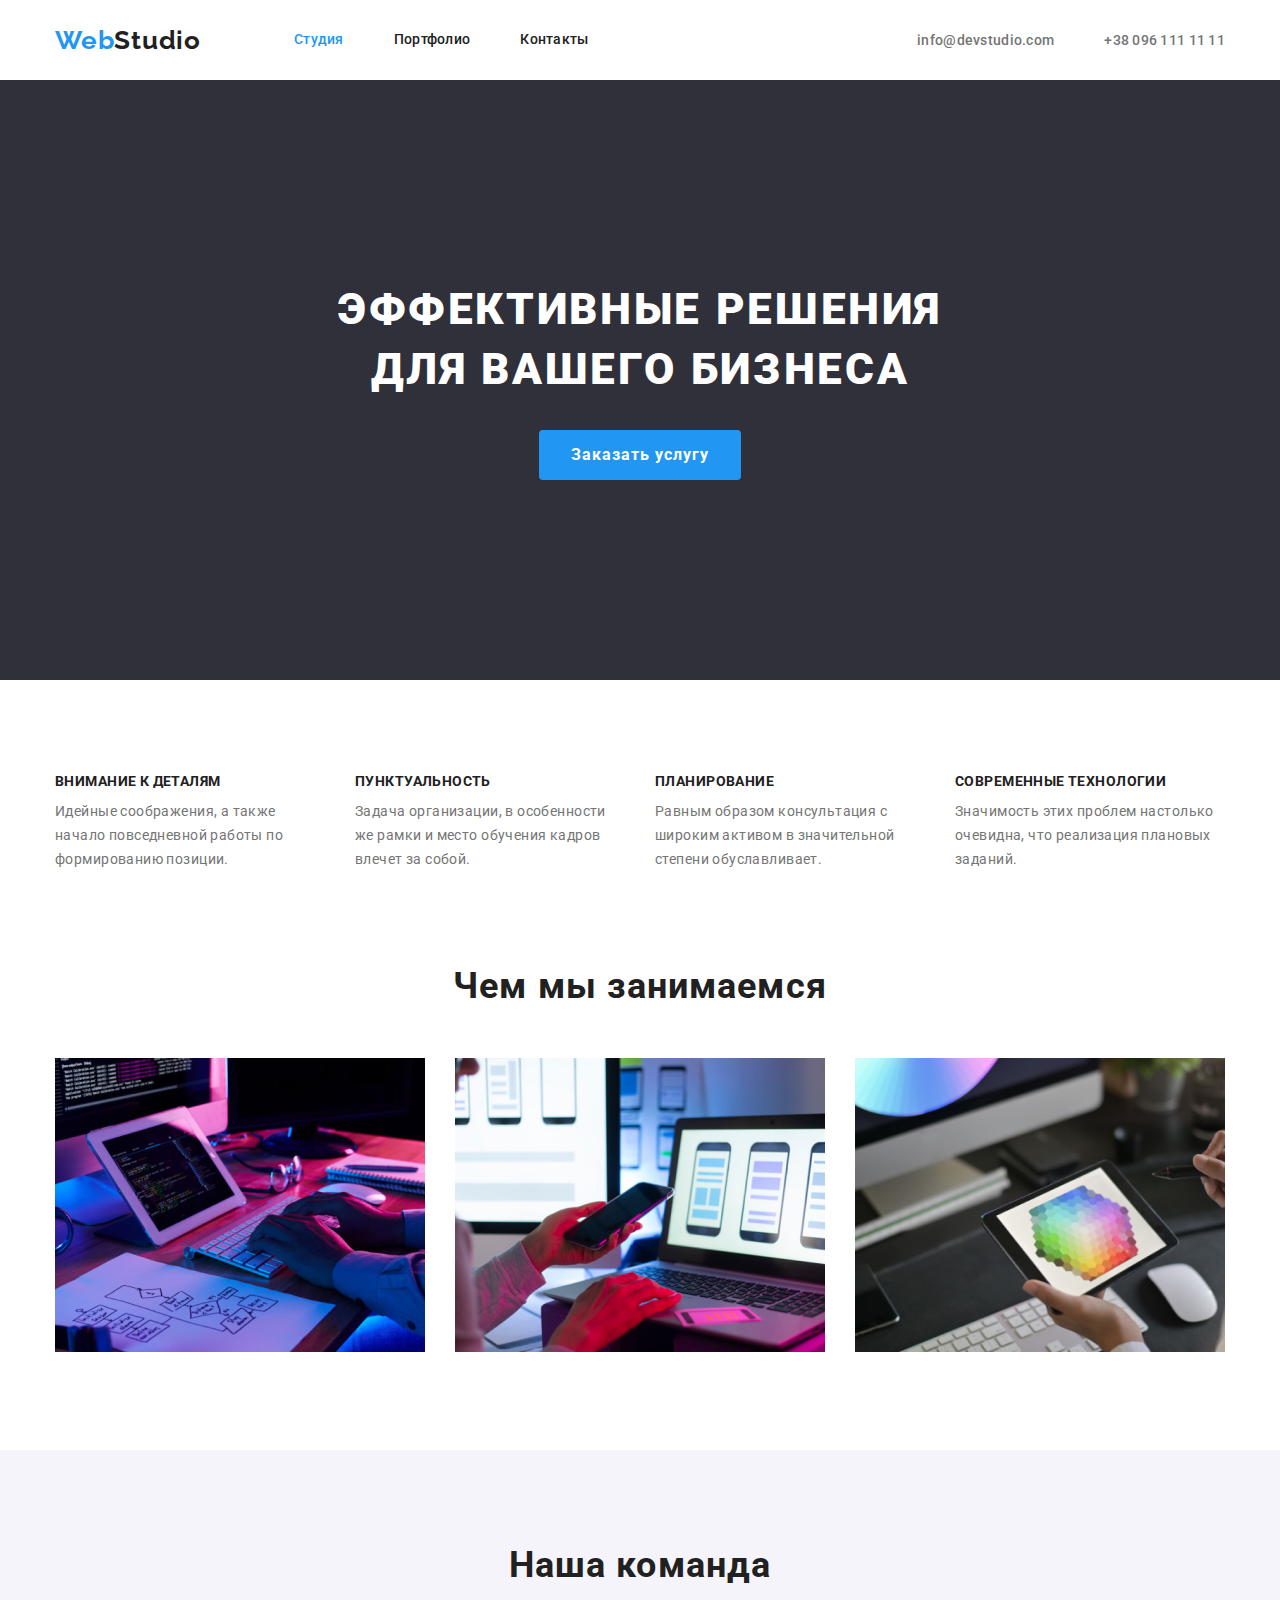
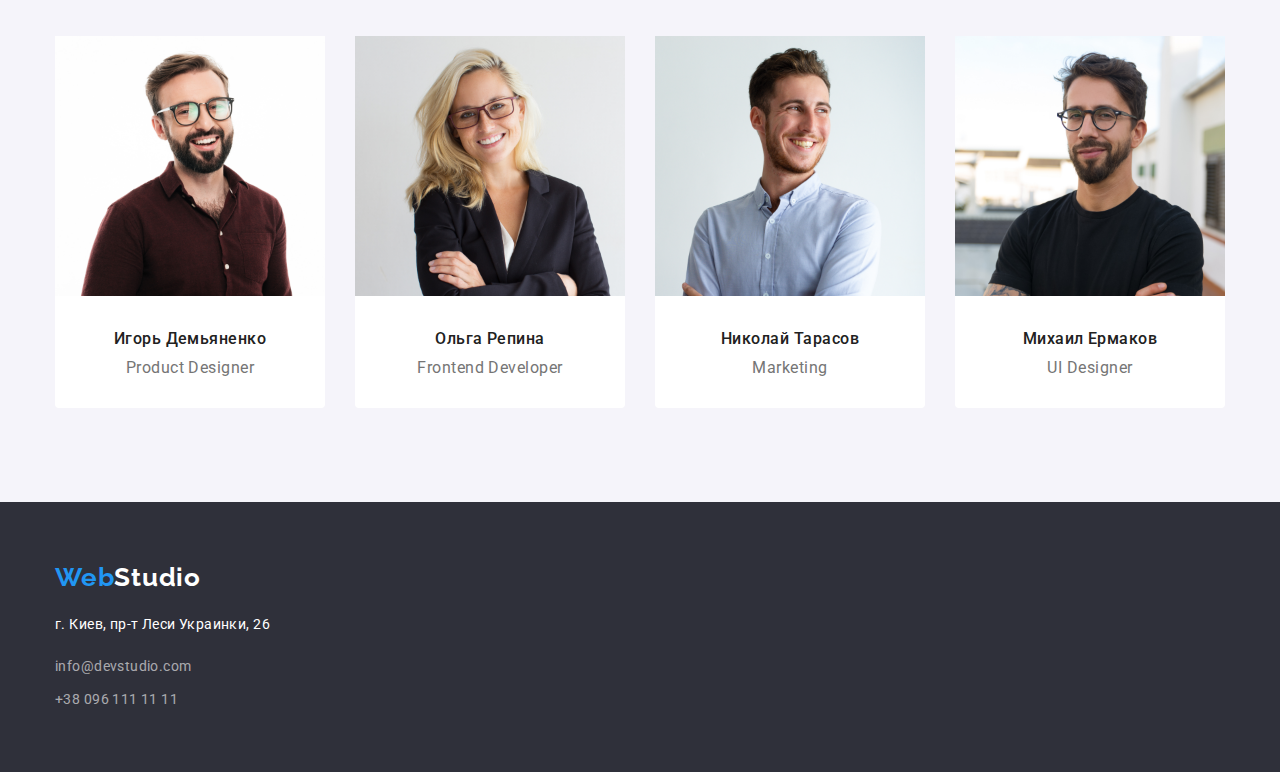
<file: index.html>
<!DOCTYPE html>
<html lang="ru">
  <head>
    <meta charset="UTF-8" />
    <meta name="viewport" content="width=device-width, initial-scale=1.0" />
    <link
      href="https://fonts.googleapis.com/css2?family=Oleo+Script&family=Raleway:wght@700&family=Roboto:wght@400;500;700;900&display=swap"
      rel="stylesheet"
    />
    <link
      rel="stylesheet"
      href="https://cdnjs.cloudflare.com/ajax/libs/modern-normalize/1.0.0/modern-normalize.min.css"
    />
    <link rel="stylesheet" href="./css/styles-index.css" />
    <title>Web Studio</title>
  </head>
  <body>
    <header class="container main-nav">
      <a class="logo-black" href="./index.html"
        ><span class="web">Web</span>Studio</a
      >
      <nav>
        <ul class="list site-nav">
          <li class="item">
            <a class="link active" href="./index.html">Студия</a>
          </li>
          <li class="item">
            <a class="link" href="./portfolio.html">Портфолио</a>
          </li>
          <li class="item"><a class="link" href="#contacts">Контакты</a></li>
        </ul>
      </nav>

      <ul class="list contacts-nav">
        <li class="item">
          <a
            class="link"
            target="_blank"
            rel="noopener noreferer"
            href="mailto:info@devstudio.com"
            >info@devstudio.com</a
          >
        </li>
        <li class="item">
          <a
            class="link"
            target="_blank"
            rel="noopener noreferer"
            href="tel:+380961111111"
            >+38 096 111 11 11</a
          >
        </li>
      </ul>
    </header>

    <main>
      <section>
        <div class="main-title">
          <h1 class="hero">
            Эффективные решения <br />
            для вашего бизнеса
          </h1>
          <button class="btn" type="button">Заказать услугу</button>
        </div>
      </section>

      <section class="section no-padding">
        <div class="container">
          <ul class="list advantages">
            <li class="item">
              <h2 class="title">внимание к деталям</h2>
              <p class="text">
                Идейные соображения, а также начало повседневной работы по
                формированию позиции.
              </p>
            </li>
            <li class="item">
              <h2 class="title">пунктуальность</h2>
              <p class="text">
                Задача организации, в особенности же рамки и место обучения
                кадров влечет за собой.
              </p>
            </li>
            <li class="item">
              <h2 class="title">планирование</h2>
              <p class="text">
                Равным образом консультация с широким активом в значительной
                степени обуславливает.
              </p>
            </li>
            <li class="item">
              <h2 class="title">современные технологии</h2>
              <p class="text">
                Значимость этих проблем настолько очевидна, что реализация
                плановых заданий.
              </p>
            </li>
          </ul>
        </div>
      </section>
      <section class="section about-us">
        <div class="container">
          <h2 class="title">Чем мы занимаемся</h2>
          <ul class="list">
            <li class="item">
              <img
                src="./images/studio/PC.png"
                alt="Man working on PC"
                width="370px"
              />
            </li>
            <li class="item">
              <img
                src="./images/studio/laptop.png"
                alt="Woman working on laptop"
                width="370px"
              />
            </li>
            <li class="item">
              <img
                src="./images/studio/tablet.png"
                alt="Woman working on tablet"
                width="370px"
              />
            </li>
          </ul>
        </div>
      </section>
      <section class="section our-team">
        <div class="container">
          <h2 class="title">Наша команда</h2>
          <ul class="list">
            <li class="item">
              <img
                class="photo"
                src="./images/studio/IgorDemianenko.png"
                alt="Igor Demainenko"
                width="270px"
              />
              <h3 class="name">Игорь Демьяненко</h3>
              <p class="specialty" lang="en">Product Designer</p>
            </li>
            <li class="item">
              <img
                class="photo"
                src="./images/studio/OlgaRepina.png"
                alt="Olga Repina"
                width="270px"
              />
              <h3 class="name">Ольга Репина</h3>
              <p class="specialty" lang="en">Frontend Developer</p>
            </li>
            <li class="item">
              <img
                class="photo"
                src="./images/studio/NikolayTarasov.png"
                alt="Nikolay Tarasov"
                width="270px"
              />
              <h3 class="name">Николай Тарасов</h3>
              <p class="specialty" lang="en">Marketing</p>
            </li>
            <li class="item">
              <img
                class="photo"
                src="./images/studio/MichaelErmakov.png"
                alt="Michael Ermakov"
                width="270px"
              />
              <h3 class="name">Михаил Ермаков</h3>
              <p class="specialty" lang="en">UI Designer</p>
            </li>
          </ul>
        </div>
      </section>
    </main>

    <footer id="contacts">
      <div class="container footer-contacts">
        <a class="logo-white" href="/"><span class="web">Web</span>Studio</a>
        <address class="street-name">г. Киев, пр-т Леси Украинки, 26</address>
        <address>
          <ul class="list">
            <li class="item">
              <a
                class="link"
                target="_blank"
                rel="noopener noreferer"
                href="mailto:info@devstudio.com"
                >info@devstudio.com</a
              >
            </li>
            <li class="item">
              <a
                class="link"
                target="_blank"
                rel="noopener noreferer"
                href="tel:+380961111111"
                >+38 096 111 11 11</a
              >
            </li>
          </ul>
        </address>
      </div>
    </footer>
  </body>
</html>
</file>
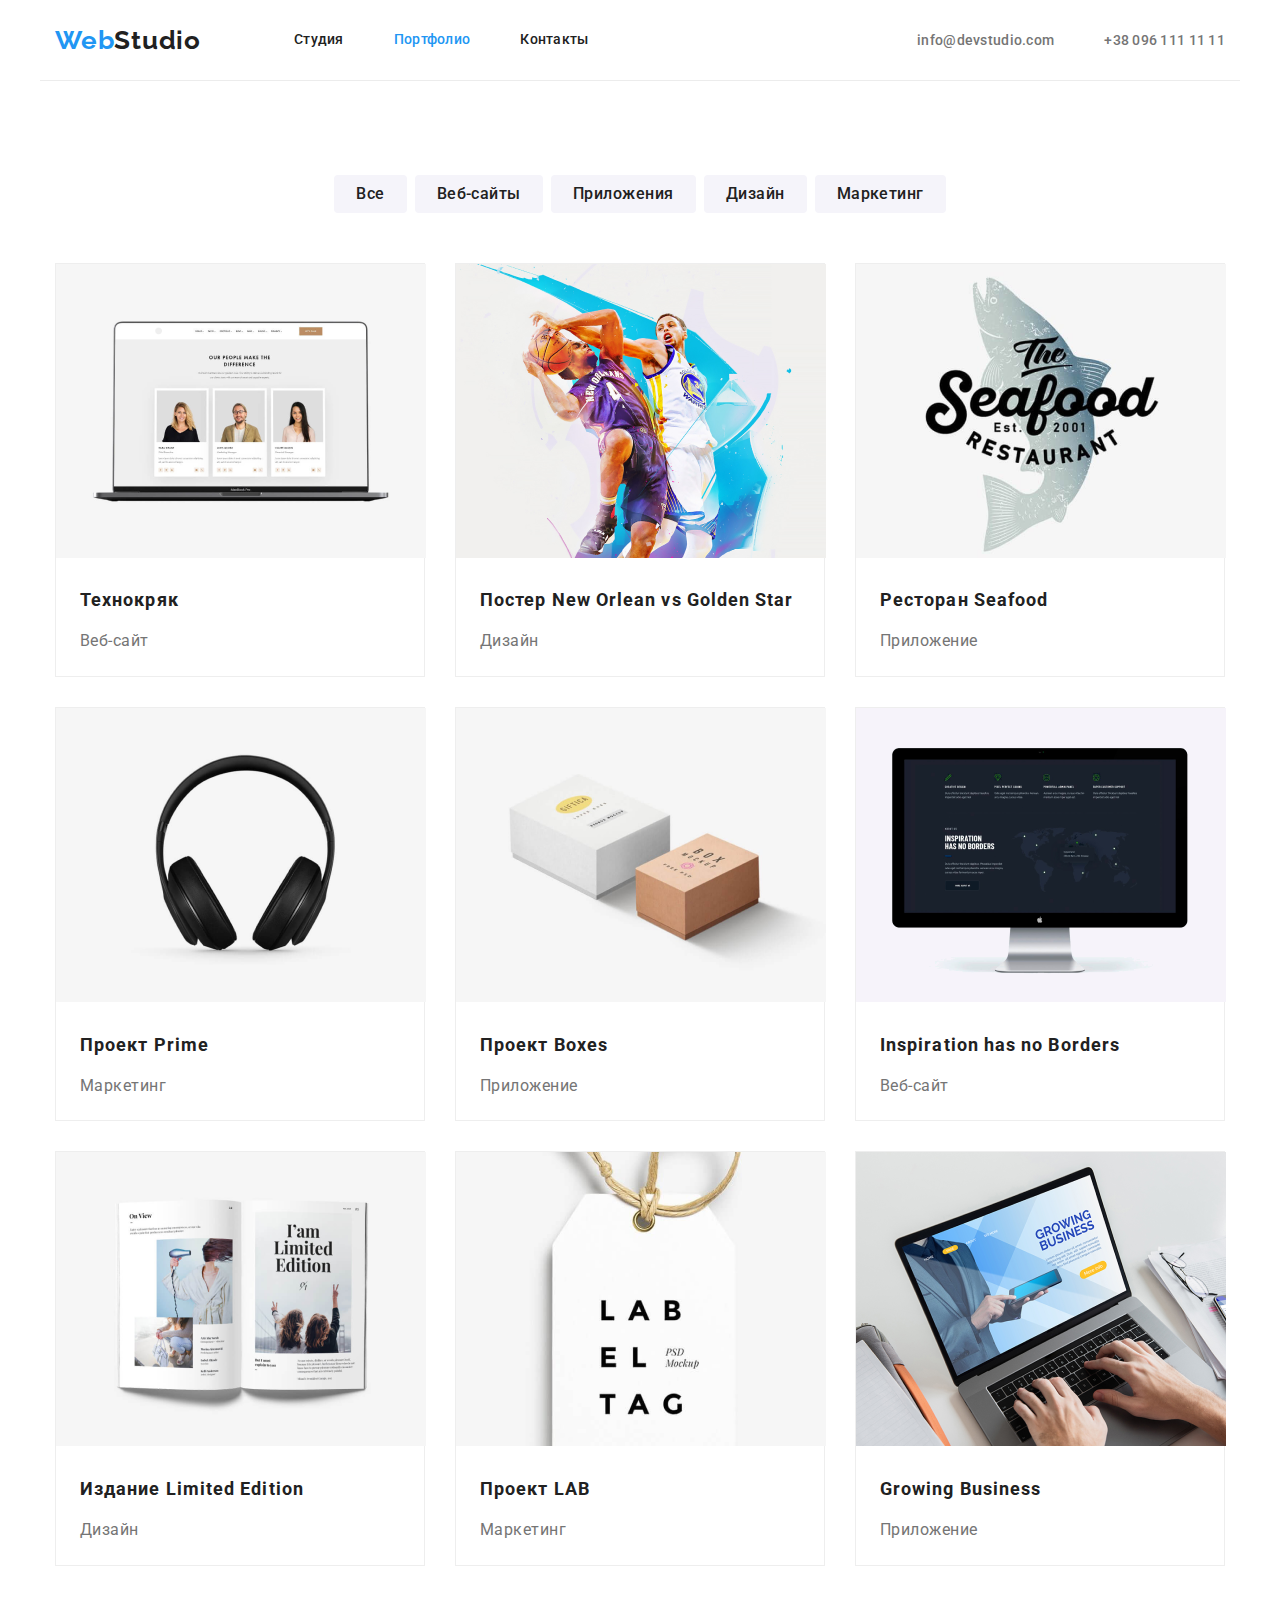
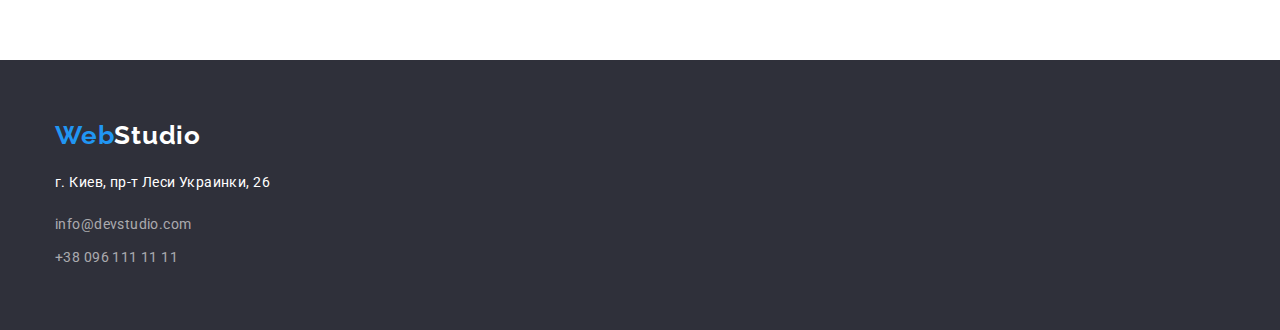
<file: portfolio.html>
<!DOCTYPE html>
<html lang="en">
  <head>
    <meta charset="UTF-8" />
    <meta name="viewport" content="width=device-width, initial-scale=1.0" />
    <link
      href="https://fonts.googleapis.com/css2?family=Oleo+Script&family=Raleway:wght@700&family=Roboto:wght@400;500;700;900&display=swap"
      rel="stylesheet"
    />
    <link
      rel="stylesheet"
      href="https://cdnjs.cloudflare.com/ajax/libs/modern-normalize/1.0.0/modern-normalize.min.css"
    />
    <link rel="stylesheet" href="./css/styles-index.css" />
    <link rel="stylesheet" href="./css/styles-portfolio.css" />
    <title>Portfolio</title>
  </head>
  <body>
    <header class="container main-nav">
      <a class="logo-black" href="./index.html"
        ><span class="web">Web</span>Studio</a
      >
      <nav>
        <ul class="list site-nav">
          <li class="item">
            <a class="link" href="./index.html">Студия</a>
          </li>
          <li class="item">
            <a class="link active" href="./portfolio.html">Портфолио</a>
          </li>
          <li class="item"><a class="link" href="#contacts">Контакты</a></li>
        </ul>
      </nav>

      <ul class="list contacts-nav">
        <li class="item">
          <a
            class="link"
            target="_blank"
            rel="noopener noreferer"
            href="mailto:info@devstudio.com"
            >info@devstudio.com</a
          >
        </li>
        <li class="item">
          <a
            class="link"
            target="_blank"
            rel="noopener noreferer"
            href="tel:+380961111111"
            >+38 096 111 11 11</a
          >
        </li>
      </ul>
    </header>
    <main>
      <h1 hidden>Portfolio</h1>
      <section>
        <div class="container">
          <ul class="list services">
            <li class="item"><button class="btn" type="button">Все</button></li>
            <li class="item">
              <button class="btn" type="button">Веб-сайты</button>
            </li>
            <li class="item">
              <button class="btn" type="button">Приложения</button>
            </li>
            <li class="item">
              <button class="btn" type="button">Дизайн</button>
            </li>
            <li class="item">
              <button class="btn" type="button">Маркетинг</button>
            </li>
          </ul>
        </div>
        <div class="container">
          <ul class="list products">
            <li class="item">
              <img
                src="./images/portfolio/Technokriak.png"
                alt="Веб-сайт Технокряк"
                width="370px"
              />
              <h2 class="name">Технокряк</h2>
              <p class="type">Веб-сайт</p>
            </li>
            <li class="item">
              <img
                src="./images/portfolio/NewOrleanGoldenStar.png"
                alt="Постер Новый Орлеан"
                width="370px"
              />
              <h2 class="name">
                Постер <span lang="en">New Orlean vs Golden Star</span>
              </h2>
              <p class="type">Дизайн</p>
            </li>
            <li class="item">
              <img
                src="./images/portfolio/Seafood.png"
                alt="Ресторан Seafood"
                width="370px"
              />
              <h2 class="name">Ресторан <span lang="en">Seafood</span></h2>
              <p class="type">Приложение</p>
            </li>
            <li class="item">
              <img
                src="./images/portfolio/Prime.png"
                alt="Проект Prime"
                width="370px"
              />
              <h2 class="name">Проект <span lang="en">Prime</span></h2>
              <p class="type">Маркетинг</p>
            </li>
            <li class="item">
              <img
                src="./images/portfolio/Boxes.png"
                alt="Проект Boxes"
                width="370px"
              />
              <h2 class="name">Проект <span lang="en">Boxes</span></h2>
              <p class="type">Приложение</p>
            </li>
            <li class="item">
              <img
                src="./images/portfolio/Inspiration.png"
                alt="Веб-сайт Inspiration has no borders"
                width="370px"
              />
              <h2 class="name" lang="en">Inspiration has no Borders</h2>
              <p class="type">Веб-сайт</p>
            </li>
            <li class="item">
              <img
                src="./images/portfolio/LimitedEdition.png"
                alt="Издание Limited Edition"
                width="370px"
              />
              <h2 class="name">
                Издание <span lang="en">Limited Edition</span>
              </h2>
              <p class="type">Дизайн</p>
            </li>
            <li class="item">
              <img
                src="./images/portfolio/LAB.png"
                alt="Проект LAB"
                width="370px"
              />
              <h2 class="name">Проект <span lang="en">LAB</span></h2>
              <p class="type">Маркетинг</p>
            </li>
            <li class="item">
              <img
                src="./images/portfolio/GrowingBusiness.png"
                alt="Приложение GrowingBusiness"
                width="370px"
              />
              <h2 class="name" lang="en">Growing Business</h2>
              <p class="type">Приложение</p>
            </li>
          </ul>
        </div>
      </section>
    </main>

    <footer id="contacts">
      <div class="container footer-contacts">
        <a class="logo-white" href="/"><span class="web">Web</span>Studio</a>
        <address class="street-name">г. Киев, пр-т Леси Украинки, 26</address>
        <address>
          <ul class="list">
            <li class="item">
              <a
                class="link"
                target="_blank"
                rel="noopener noreferer"
                href="mailto:info@devstudio.com"
                >info@devstudio.com</a
              >
            </li>
            <li class="item">
              <a
                class="link"
                target="_blank"
                rel="noopener noreferer"
                href="tel:+380961111111"
                >+38 096 111 11 11</a
              >
            </li>
          </ul>
        </address>
      </div>
    </footer>
  </body>
</html>
</file>
<file: css/styles-index.css>
:root {
  --bg-color-black: #2f303a;
  --blue: #2196f3;
  --black: #212121;
  --grey: #757575;
  --white: #ffffff;
  --our-team-bg: #f5f4fa;
  --contacts-footer: rgba(255, 255, 255, 0.6);
  --inactive-bg-button: #f5f4fa;
}
.container {
  width: 1200px;
  padding-left: 15px;
  padding-right: 15px;
  margin-left: auto;
  margin-right: auto;
}
.list {
  padding: 0;
  margin: 0;
  list-style-type: none;
}
h1,
h2,
h3,
p {
  margin-top: 0px;
  margin-bottom: 0px;
}
.section {
  padding-bottom: 94px;
  padding-top: 94px;
}
.no-padding {
  padding-bottom: 0px;
}
.logo-black {
  font-family: Raleway;
  font-weight: 700;
  font-size: 26px;
  line-height: 1.19;
  letter-spacing: 0.03em;
  color: var(--black);
  text-decoration: none;
}
.web {
  color: var(--blue);
}
.site-nav,
.contacts-nav,
.main-nav {
  display: flex;
}
.main-nav {
  align-items: center;
}
.site-nav {
  margin-left: 93px;
}
.contacts-nav {
  margin-left: auto;
}
.site-nav .item:not(:last-child),
.contacts-nav .item:not(:last-child) {
  margin-right: 50px;
}
.site-nav .link {
  display: block;
  padding-top: 32px;
  padding-bottom: 32px;

  color: var(--black);
  text-decoration: none;
}
.site-nav .link:hover,
.site-nav .link.active {
  color: var(--blue);
}
.site-nav .link,
.contacts-nav .link {
  font-family: Roboto;
  font-weight: 500;
  font-size: 14px;
  line-height: 1.14;
  letter-spacing: 0.02em;
}
.contacts-nav .link {
  padding-top: 32px;
  padding-bottom: 32px;

  color: var(--grey);
  text-decoration: none;
}
.contacts-nav .link:hover {
  color: var(--blue);
}
.main-title {
  background-color: var(--bg-color-black);
  text-align: center;
  padding-top: 200px;
  padding-bottom: 200px;
}
.main-title .hero {
  display: block;
  margin-bottom: 30px;

  font-family: Roboto;
  font-weight: 900;
  font-size: 44px;
  line-height: 1.36;
  letter-spacing: 0.06em;
  text-transform: uppercase;
  color: var(--white);
}
.main-title .btn {
  display: inline-block;
  border-radius: 4px;
  border: 1px var(--blue);
  padding: 10px 32px;
  min-width: 200px;

  font-family: Roboto;
  font-weight: bold;
  font-size: 16px;
  line-height: 1.88;
  letter-spacing: 0.06em;
  color: var(--white);
  background: var(--blue);
}
.advantages {
  display: flex;
  align-items: center;
}
.advantages .item {
  width: 270px;
}
.advantages .title {
  padding-bottom: 10px;
  font-family: Roboto;
  font-weight: bold;
  font-size: 14px;
  line-height: 1.14;
  letter-spacing: 0.03em;
  text-transform: uppercase;
  color: var(--black);
}
.advantages .text {
  font-family: Roboto;
  font-weight: 400;
  font-size: 14px;
  line-height: 1.71;
  letter-spacing: 0.03em;
  color: var(--grey);
}
.advantages .item:not(:last-child),
.about-us .item:not(:last-child),
.our-team .item:not(:last-child) {
  margin-right: 30px;
}
.our-team {
  background-color: var(--our-team-bg);
}
.our-team .item {
  border-radius: 0px 0px 4px 4px;
}
.about-us .list {
  display: flex;
}
.about-us .title,
.our-team .title {
  margin-bottom: 50px;
}
.our-team .list {
  display: flex;
}
.our-team .photo {
  margin-bottom: 30px;
}
.our-team .specialty {
  padding-top: 10px;
  padding-bottom: 30px;
}
.our-team .title,
.about-us .title {
  font-family: Roboto;
  font-weight: 700;
  font-size: 36px;
  line-height: 1.17;
  text-align: center;
  letter-spacing: 0.03em;
  color: var(--black);
}
.our-team .item {
  background-color: var(--white);
}
.our-team .name,
.our-team .specialty {
  font-family: Roboto;
  font-size: 16px;
  line-height: 1.18;
  text-align: center;
  letter-spacing: 0.03em;
}
.our-team .name {
  font-weight: 500;
  color: var(--black);
}
.our-team .specialty {
  font-weight: 400;
  color: var(--grey);
}
footer {
  background-color: var(--bg-color-black);
}
.logo-white {
  display: block;
  padding-top: 60px;

  font-family: Raleway;
  font-weight: 700;
  font-size: 26px;
  line-height: 1.19;
  letter-spacing: 0.03em;
  color: var(--white);
  text-decoration: none;
}
.street-name {
  display: block;
  padding-top: 20px;
  padding-bottom: 9px;

  font-family: Roboto;
  font-weight: 400;
  font-size: 14px;
  line-height: 1.71;
  letter-spacing: 0.03em;
  color: var(--white);
  font-style: normal;
}
.footer-contacts .item {
  display: block;
}
.footer-contacts .link {
  font-family: Roboto;
  font-weight: 400;
  font-size: 14px;
  line-height: 1.71;
  letter-spacing: 0.03em;
  color: var(--contacts-footer);
  text-decoration: none;
  font-style: normal;
}
.footer-contacts .item:not(:last-child) {
  padding-top: 9px;
  padding-bottom: 9px;
}
.footer-contacts .item:last-child {
  padding-bottom: 60px;
}
</file>
<file: css/styles-portfolio.css>
:root {
  --bg-color-black: #2f303a;
  --blue: #2196f3;
  --black: #212121;
  --grey: #757575;
  --white: #ffffff;
  --line: #ececec;
  --white-bg-btn: #eeeeee;
  --contacts-footer: rgba(255, 255, 255, 0.6);
  --inactive-bg-button: #f5f4fa;
}
.main-nav {
  border-bottom: 1px solid var(--line);
}
.services {
  display: flex;
  justify-content: center;
}
.services .btn {
  display: inline-block;
  border-radius: 4px;
  border: 1px var(--blue);
  padding: 6px 22px;
  margin-top: 94px;
  margin-bottom: 50px;

  font-family: Roboto;
  font-weight: 500;
  font-size: 16px;
  line-height: 1.62;
  text-align: center;
  letter-spacing: 0.03em;
  color: var(--black);
  background-color: var(--inactive-bg-button);
}
.services .btn:hover {
  color: var(--white);
  background-color: var(--blue);
}
.services .item:not(:last-child) {
  margin-right: 8px;
}
.products {
  display: flex;
  flex-wrap: wrap;
  margin-bottom: 94px;
}
.products .item {
  border: 1px solid var(--white-bg-btn);
  width: calc((100% - 60px) / 3);
  margin-right: 30px;
  margin-bottom: 30px;
}
.products .item:nth-child(3n) {
  margin-right: 0px;
}
.products .item:nth-last-child(-n + 3) {
  margin-bottom: 0px;
}
.products .name {
  display: block;
  min-width: 322px;
  padding: 20px 24px 4px 24px;
  font-family: Roboto;
  font-weight: 700;
  font-size: 18px;
  line-height: 2;
  letter-spacing: 0.06em;
  color: var(--black);
}
.products .type {
  display: block;
  min-width: 322px;
  padding: 4px 24px 20px 24px;
  font-family: Roboto;
  font-weight: 400;
  font-size: 16px;
  line-height: 1.87;
  letter-spacing: 0.03em;
  color: var(--grey);
}
</file>
